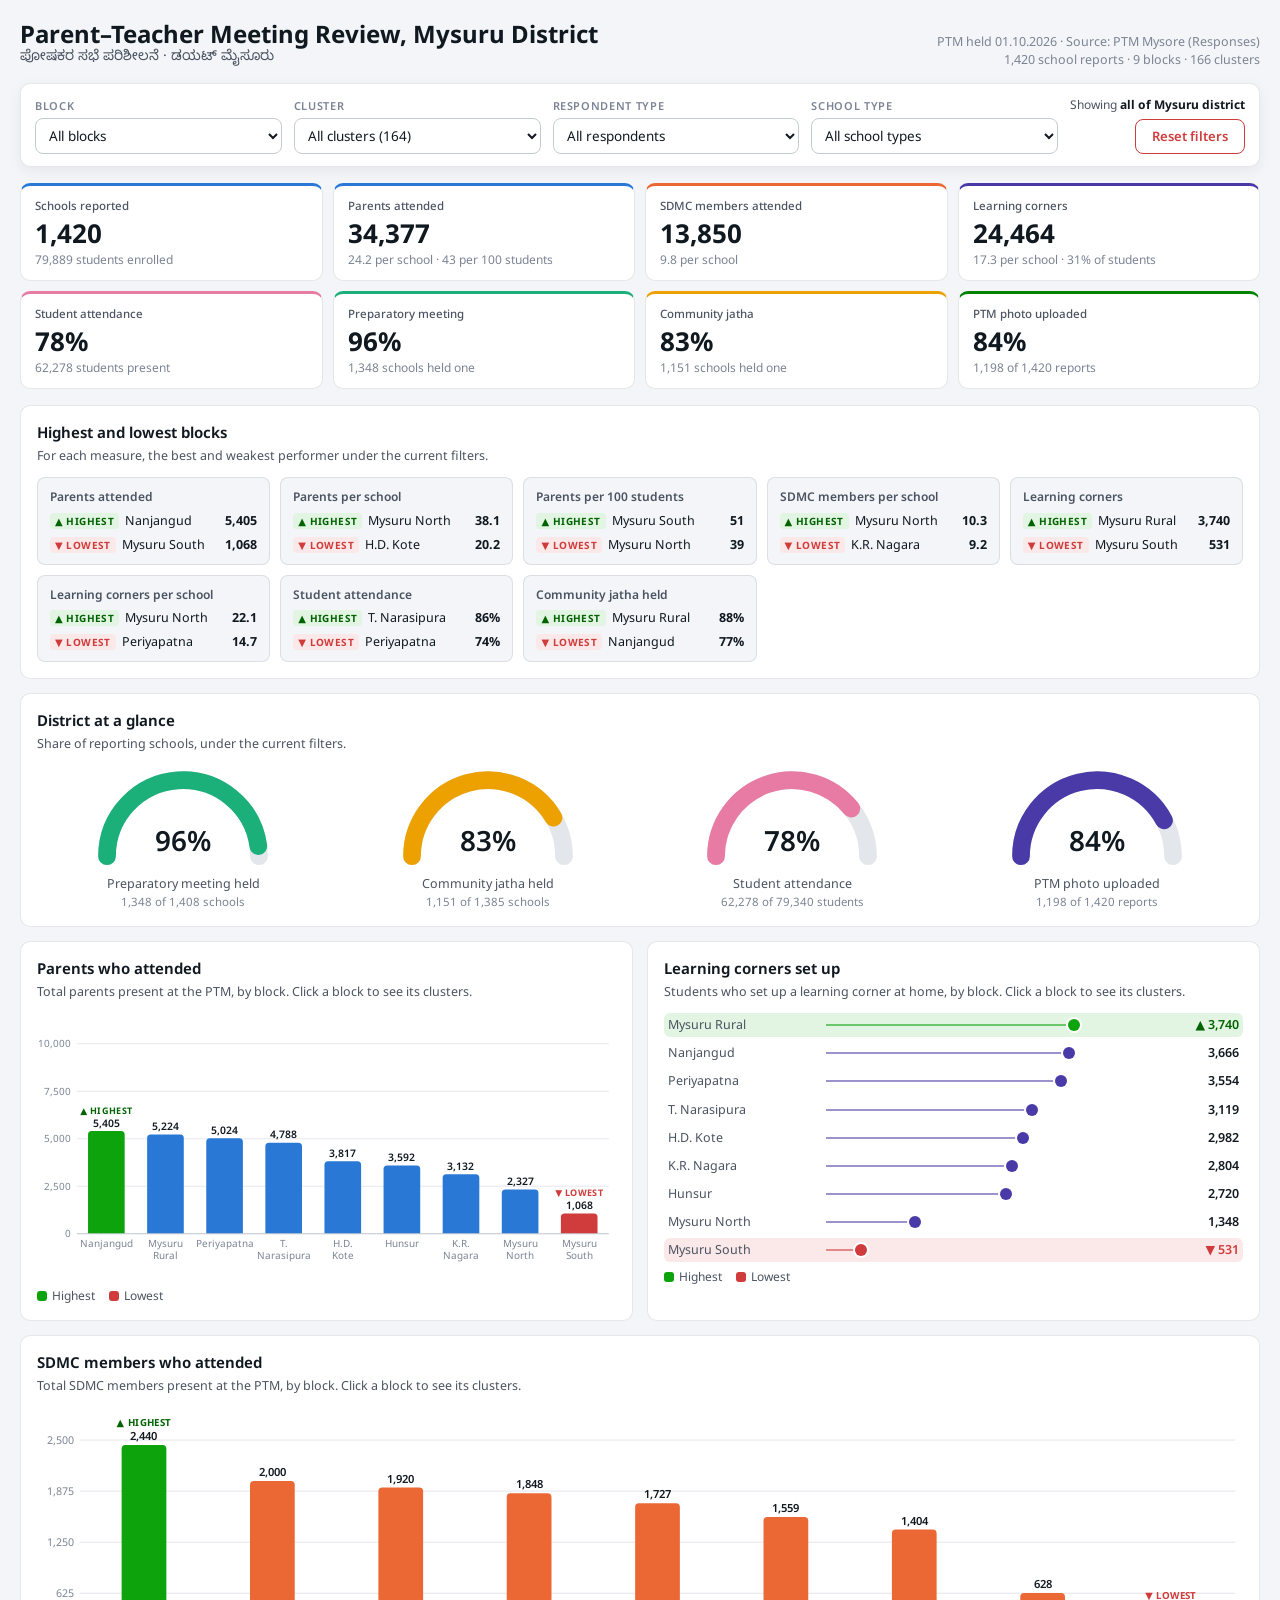
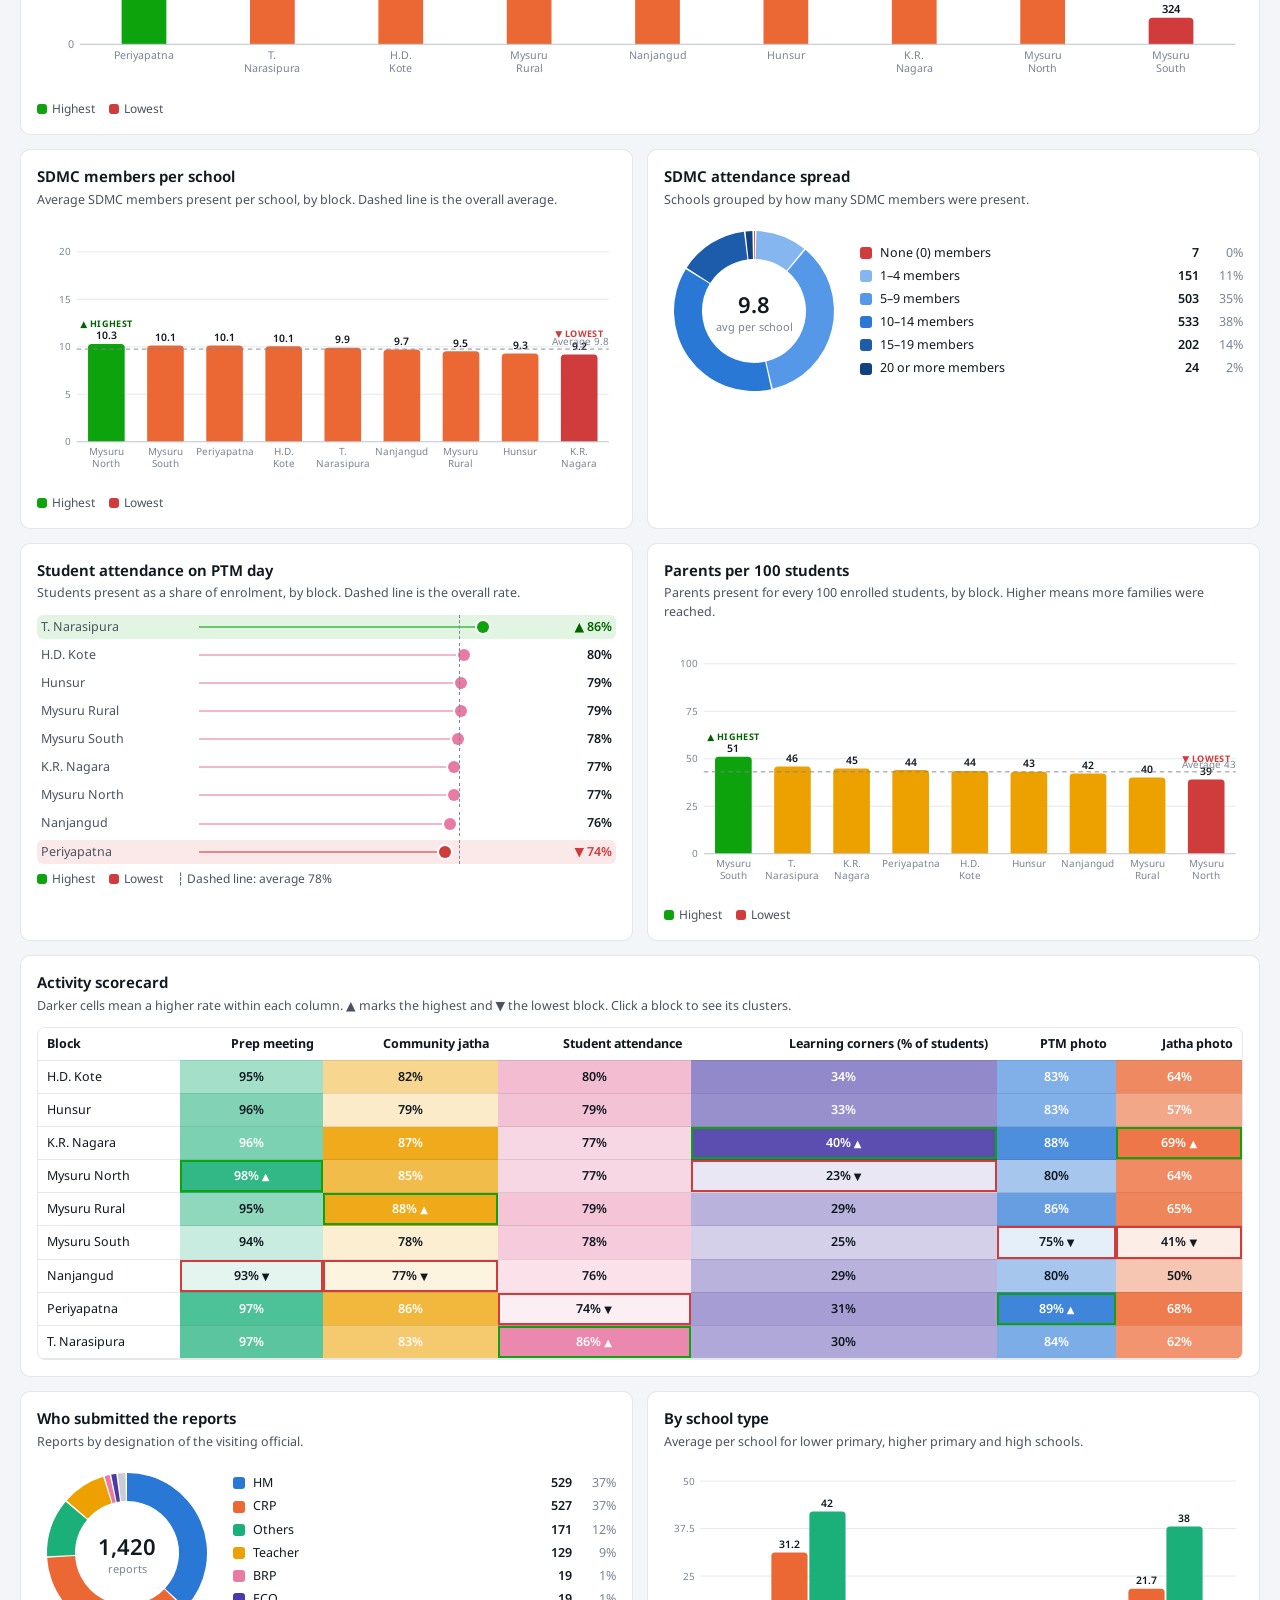
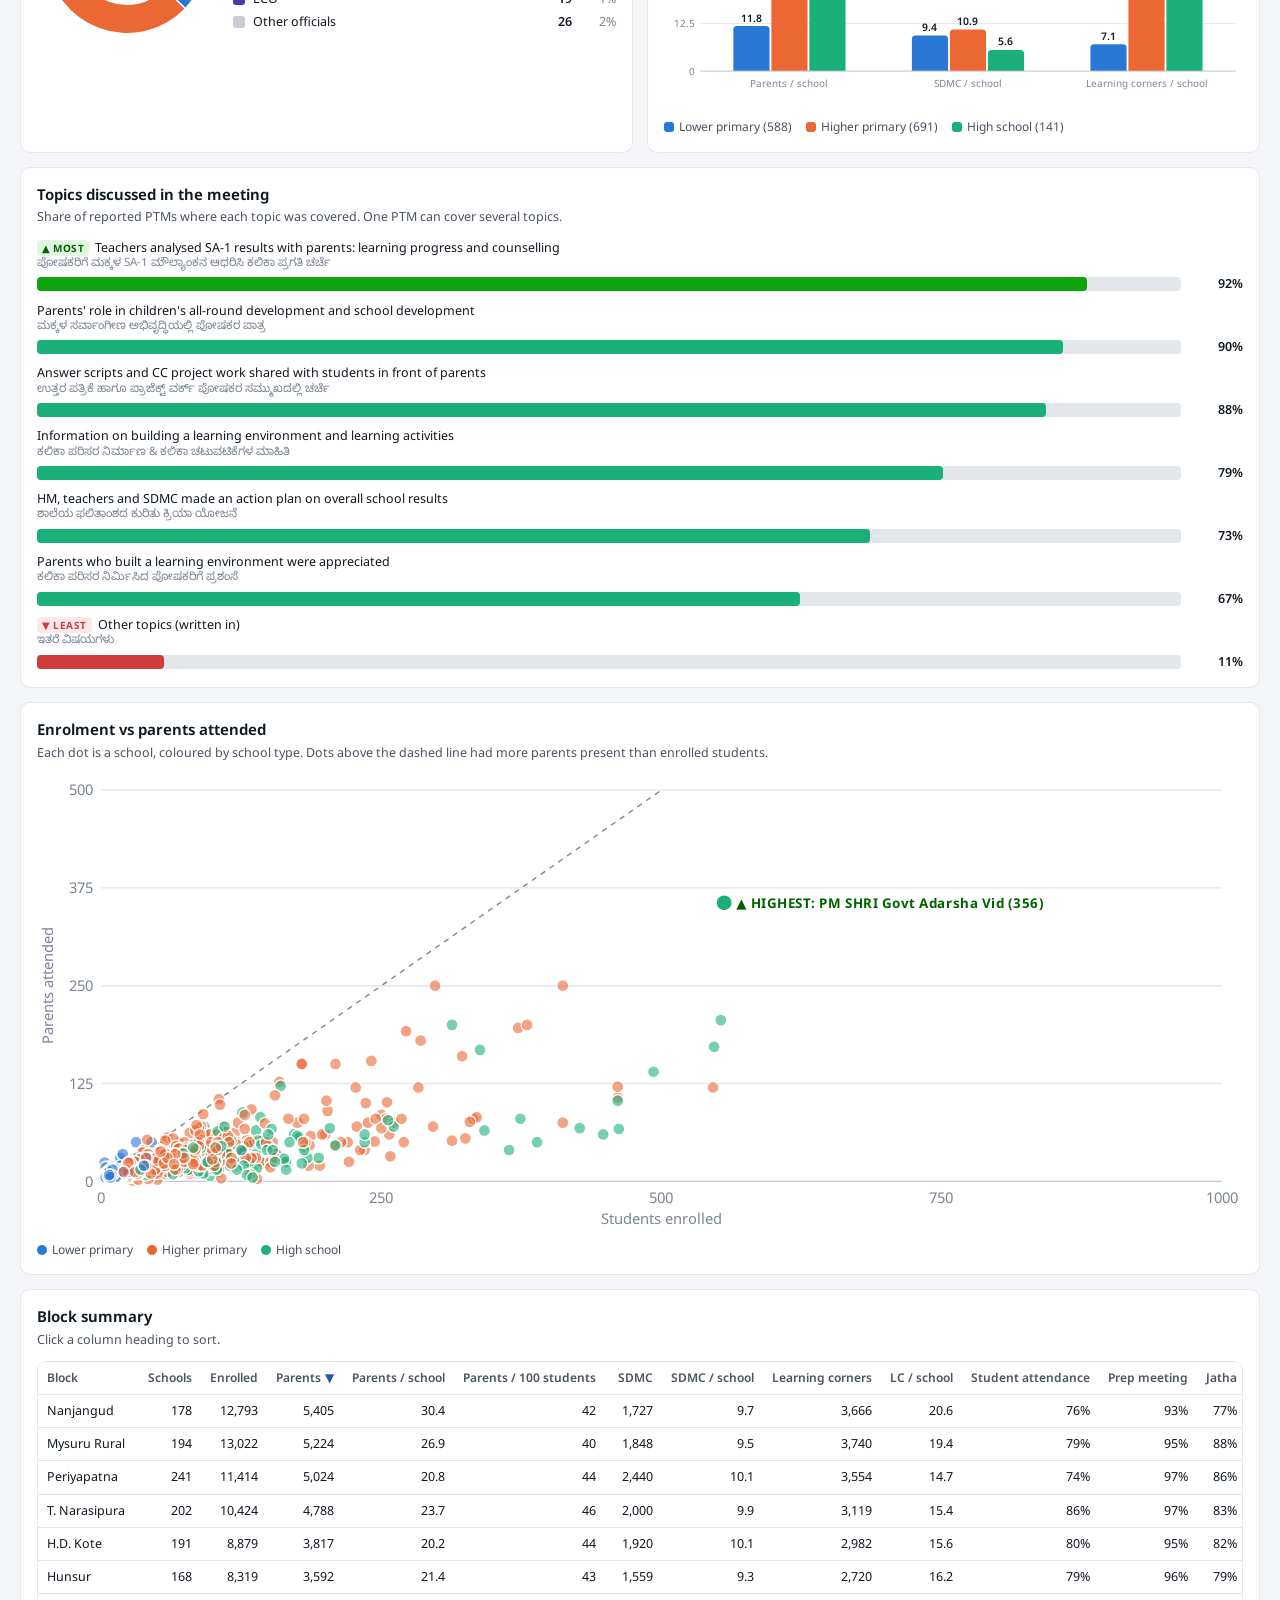
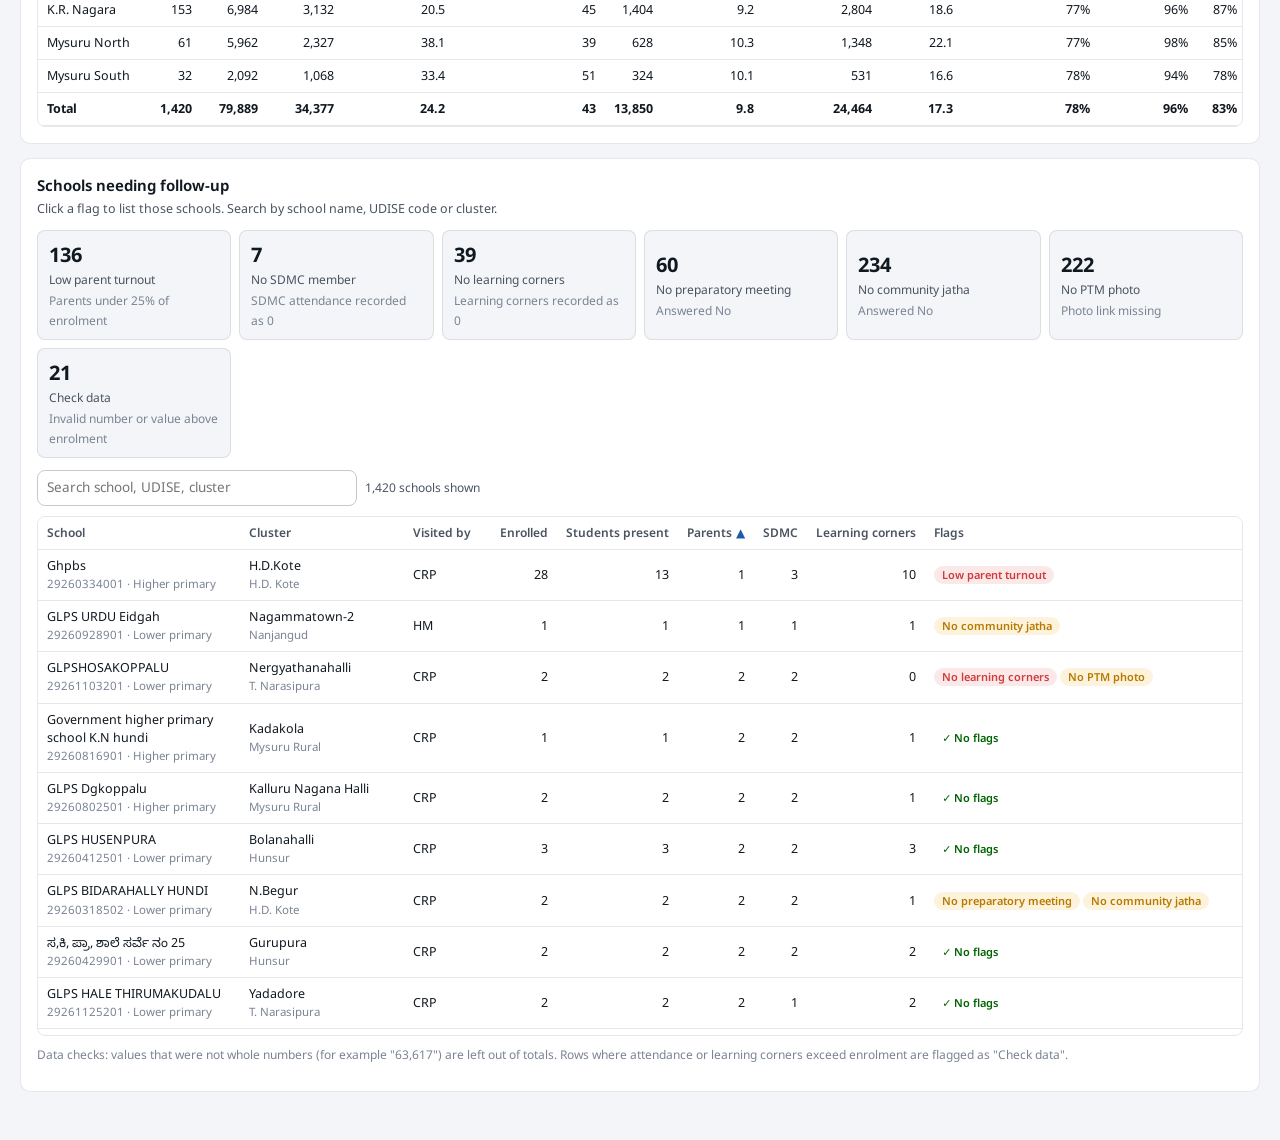
<file: ptm/index.html>
<!doctype html>
<html lang="en">
<head>
<meta charset="UTF-8">
<meta name="viewport" content="width=device-width, initial-scale=1.0">
<title>Mysuru PTM Review</title>
<link rel="preconnect" href="https://fonts.googleapis.com">
<link rel="stylesheet" href="https://fonts.googleapis.com/css2?family=Noto+Sans:wght@400;500;600;700&family=Noto+Sans+Kannada:wght@400;600&display=swap">
<style>
body{margin:0}

/* Layout: drop-down filter bar -> KPI strip -> highest/lowest summary -> mixed chart grid -> tables. Each chart owns one hue; green/red mark highest/lowest. */
:root{
  --bg:#f3f5f8; --surface:#ffffff; --ink:#101820; --ink2:#4a5361; --muted:#7b8494;
  --grid:#e3e6ea; --base:#c5cad2; --line:rgba(16,24,32,.10);
  --accent:#1c5cab; --accent-soft:#e3eefb; --accent-ink:#ffffff;
  --c1:#2a78d6; --c2:#eb6834; --c3:#1baf7a; --c4:#eda100; --c5:#e87ba4; --c6:#008300; --c7:#4a3aa7; --c8:#e34948;
  --q1:#86b6ef; --q2:#5598e7; --q3:#2a78d6; --q4:#1c5cab; --q5:#104281;
  --na:#c9cdd3;
  --good:#0ca30c; --good-ink:#006300; --good-soft:#e2f4e2; --warn:#b67a00; --crit:#d03b3b; --crit-soft:#fbe9e9; --warn-soft:#fdf3dc;
  --f-ui:"Noto Sans","Noto Sans Kannada",system-ui,-apple-system,"Segoe UI",sans-serif;
  --f-kn:"Noto Sans Kannada","Noto Sans",system-ui,sans-serif;
}
@media (prefers-color-scheme:dark){:root:not([data-theme="light"]){
  --bg:#0e1013; --surface:#171a1f; --ink:#f1f3f6; --ink2:#b8bfca; --muted:#8a919c;
  --grid:#272c33; --base:#3a4049; --line:rgba(255,255,255,.10);
  --accent:#5598e7; --accent-soft:#1b2a3d; --accent-ink:#0e1013;
  --c1:#3987e5; --c2:#d95926; --c3:#199e70; --c4:#c98500; --c5:#d55181; --c6:#008300; --c7:#9085e9; --c8:#e66767;
  --q1:#184f95; --q2:#1c5cab; --q3:#2a78d6; --q4:#5598e7; --q5:#86b6ef;
  --na:#4a5059;
  --good:#0ca30c; --good-ink:#3fc43f; --good-soft:#15301a; --warn:#fab219; --crit:#e66767; --crit-soft:#3a1d1d; --warn-soft:#3a2f12; color-scheme:dark}}
:root[data-theme="dark"]{
  --bg:#0e1013; --surface:#171a1f; --ink:#f1f3f6; --ink2:#b8bfca; --muted:#8a919c;
  --grid:#272c33; --base:#3a4049; --line:rgba(255,255,255,.10);
  --accent:#5598e7; --accent-soft:#1b2a3d; --accent-ink:#0e1013;
  --c1:#3987e5; --c2:#d95926; --c3:#199e70; --c4:#c98500; --c5:#d55181; --c6:#008300; --c7:#9085e9; --c8:#e66767;
  --q1:#184f95; --q2:#1c5cab; --q3:#2a78d6; --q4:#5598e7; --q5:#86b6ef;
  --na:#4a5059;
  --good:#0ca30c; --good-ink:#3fc43f; --good-soft:#15301a; --warn:#fab219; --crit:#e66767; --crit-soft:#3a1d1d; --warn-soft:#3a2f12; color-scheme:dark}
*{box-sizing:border-box}
body{background:var(--bg);color:var(--ink);font-family:var(--f-ui);font-size:14px;line-height:1.45}
.wrap{max-width:1320px;margin:0 auto;padding-inline:20px;padding-block:20px 48px}
header.top{display:flex;flex-wrap:wrap;align-items:flex-end;justify-content:space-between;gap:12px;margin-bottom:14px}
header.top h1{font-size:24px;line-height:1.2;margin:0;font-weight:700;text-wrap:balance}
header.top .kn{font-family:var(--f-kn);color:var(--ink2);font-size:14px}
header.top .meta{color:var(--muted);font-size:12.5px;text-align:right}
.filters{position:sticky;top:env(safe-area-inset-top,0px);z-index:5;background:var(--surface);border:1px solid var(--line);border-radius:10px;padding:12px 14px;display:flex;flex-wrap:wrap;gap:12px;align-items:flex-end;box-shadow:0 4px 14px rgba(0,0,0,.06)}
.fld{display:grid;gap:4px;min-width:0;flex:1 1 170px}
.fld label{font-size:11px;font-weight:600;letter-spacing:.06em;text-transform:uppercase;color:var(--muted)}
select,input[type=search]{font:inherit;font-size:13.5px;color:var(--ink);background:var(--surface);border:1px solid var(--base);border-radius:8px;padding:7px 9px;width:100%;max-width:100%}
select.on{border-color:var(--accent);box-shadow:inset 0 0 0 1px var(--accent);font-weight:600}
.fact{display:flex;flex-direction:column;gap:6px;align-items:flex-end;flex:0 0 auto}
.btn{font:inherit;font-size:13px;font-weight:600;border-radius:8px;padding:7px 16px;cursor:pointer;border:1px solid var(--crit);background:transparent;color:var(--crit)}
.btn:hover{background:var(--crit-soft)}
.status{font-size:12px;color:var(--ink2)}
.status b{color:var(--ink)}
.btn:focus-visible,th button:focus-visible,select:focus-visible,input:focus-visible,[tabindex]:focus-visible{outline:2px solid var(--accent);outline-offset:2px}
.kpis{display:grid;grid-template-columns:repeat(4,minmax(0,1fr));gap:10px;margin:16px 0}
.kpi{background:var(--surface);border:1px solid var(--line);border-radius:10px;padding:12px 14px;min-width:0;border-top:3px solid var(--kc,var(--c1))}
.kpi .lab{font-size:11.5px;color:var(--ink2);font-weight:500}
.kpi .val{font-size:26px;font-weight:700;line-height:1.15;margin-top:4px}
.kpi .sub{font-size:12px;color:var(--muted);margin-top:2px}
.grid{display:grid;grid-template-columns:repeat(2,minmax(0,1fr));gap:14px}
.card{background:var(--surface);border:1px solid var(--line);border-radius:10px;padding:16px;min-width:0}
.card.wide{grid-column:1/-1}
.card h2{font-size:15px;margin:0;font-weight:650;text-wrap:balance}
.card .desc{font-size:12.5px;color:var(--ink2);margin:3px 0 12px}
.kn{font-family:var(--f-kn)}
@media (max-width:860px){.kpis{grid-template-columns:repeat(2,minmax(0,1fr))}.grid{grid-template-columns:minmax(0,1fr)}.filters{position:static}}
svg text{fill:var(--muted);font-size:11px;font-family:var(--f-ui)}
svg text.val{fill:var(--ink);font-weight:600;font-size:11.5px}
svg text.hi{fill:var(--good-ink);font-weight:700;font-size:10px;letter-spacing:.04em}
svg text.lo{fill:var(--crit);font-weight:700;font-size:10px;letter-spacing:.04em}
svg .click{cursor:pointer}
svg .click:hover rect.bar{opacity:.8}
.hl-legend{display:flex;flex-wrap:wrap;gap:14px;font-size:12px;color:var(--ink2);margin-top:6px}
.hl-legend i{display:inline-block;width:10px;height:10px;border-radius:3px;margin-right:5px;vertical-align:-1px}
/* lollipop */
.lp{display:grid;gap:4px}
.lp .r{display:grid;grid-template-columns:minmax(90px,150px) 1fr 74px;align-items:center;gap:8px;padding:3px 4px;border-radius:6px}
.lp .r.click{cursor:pointer}.lp .r.click:hover{background:var(--accent-soft)}
.lp .l{font-size:12.5px;color:var(--ink2);overflow:hidden;text-overflow:ellipsis;white-space:nowrap}
.lp .t{position:relative;height:18px}
.lp .t .stem{position:absolute;left:0;top:8px;height:2px;background:var(--lc);opacity:.55}
.lp .t .dot{position:absolute;top:3px;width:12px;height:12px;border-radius:50%;background:var(--lc);transform:translateX(-6px);box-shadow:0 0 0 2px var(--surface)}
.lp .t .avg{position:absolute;top:-3px;bottom:-3px;border-left:1.5px dashed var(--muted)}
.lp .v{font-size:12.5px;font-variant-numeric:tabular-nums;font-weight:600;text-align:right;white-space:nowrap}
.lp .r.hi .v{color:var(--good-ink)}.lp .r.lo .v{color:var(--crit)}
.lp .r.hi{background:var(--good-soft)}.lp .r.lo{background:var(--crit-soft)}
/* horizontal bars (topics) */
.hb{display:grid;gap:8px}
.hb .r{display:grid;grid-template-columns:1fr 52px;gap:2px 10px;align-items:center}
.hb .l{grid-column:1/-1;font-size:12.5px}
.hb .l small{display:block;color:var(--muted);font-family:var(--f-kn);font-size:11.5px}
.hb .t{height:14px;background:var(--grid);border-radius:4px;overflow:hidden}
.hb .b{height:100%;border-radius:0 4px 4px 0}
.hb .v{font-size:12.5px;font-weight:600;text-align:right;font-variant-numeric:tabular-nums}
/* donut */
.donut{display:flex;flex-wrap:wrap;gap:16px;align-items:center}
.donut svg{flex:0 0 180px;max-width:180px}
.donut ul{list-style:none;margin:0;padding:0;display:grid;gap:5px;flex:1 1 180px;min-width:0}
.donut li{display:grid;grid-template-columns:12px 1fr auto auto;gap:8px;align-items:center;font-size:12.5px}
.donut li i{width:12px;height:12px;border-radius:3px}
.donut li .n{font-variant-numeric:tabular-nums;font-weight:600}
.donut li .p{color:var(--muted);font-variant-numeric:tabular-nums;min-width:36px;text-align:right}
/* gauges */
.gauges{display:grid;grid-template-columns:repeat(4,minmax(0,1fr));gap:12px}
.gauge{text-align:center;min-width:0}
.gauge .gl{font-size:12.5px;color:var(--ink2);margin-top:-4px}
.gauge .gs{font-size:11.5px;color:var(--muted)}
@media (max-width:640px){.gauges{grid-template-columns:repeat(2,minmax(0,1fr))}}
/* heatmap */
.heat td.c{text-align:center;font-variant-numeric:tabular-nums;font-weight:600;min-width:84px}
.heat td.c.hi{box-shadow:inset 0 0 0 2px var(--good)}
.heat td.c.lo{box-shadow:inset 0 0 0 2px var(--crit)}
.heat td.c small{font-size:10px;margin-left:3px}
/* extremes */
.ext{display:grid;grid-template-columns:repeat(auto-fit,minmax(230px,1fr));gap:10px}
.ext .m{border:1px solid var(--line);border-radius:8px;padding:10px 12px;display:grid;gap:6px;background:var(--bg)}
.ext .mt{font-size:12px;font-weight:600;color:var(--ink2)}
.ext .row{display:flex;justify-content:space-between;gap:8px;font-size:12.5px;align-items:baseline}
.ext .row span:first-child{overflow:hidden;text-overflow:ellipsis;white-space:nowrap}
.ext .row b{font-variant-numeric:tabular-nums}
.tag{font-size:10px;font-weight:700;letter-spacing:.04em;border-radius:4px;padding:1px 5px;margin-right:6px}
.tag.hi{background:var(--good-soft);color:var(--good-ink)}.tag.lo{background:var(--crit-soft);color:var(--crit)}
/* tables */
.tablebox{overflow:auto;max-height:520px;border:1px solid var(--line);border-radius:8px}
table{border-collapse:collapse;width:100%;font-size:12.5px}
th,td{padding:7px 9px;text-align:left;border-bottom:1px solid var(--line);white-space:nowrap}
td.num,th.num{text-align:right;font-variant-numeric:tabular-nums}
thead th{position:sticky;top:0;background:var(--surface);z-index:1;box-shadow:0 1px 0 var(--base)}
th button{all:unset;cursor:pointer;font-weight:600;color:var(--ink2);font-size:12px}
th button[data-dir]::after{content:attr(data-dir);margin-left:4px;color:var(--accent)}
tbody tr:hover{background:var(--accent-soft)}
td.school{white-space:normal;min-width:180px}
.pill{display:inline-block;font-size:11px;font-weight:600;border-radius:999px;padding:1px 8px;margin:1px 3px 1px 0}
.pill.c{background:var(--crit-soft);color:var(--crit)}
.pill.w{background:var(--warn-soft);color:var(--warn)}
.pill.ok{color:var(--good-ink)}
.toolbar{display:flex;flex-wrap:wrap;gap:8px;align-items:center;margin-bottom:10px}
.toolbar input{max-width:320px}
.flagsum{display:grid;grid-template-columns:repeat(auto-fit,minmax(170px,1fr));gap:8px;margin-bottom:12px}
.flagsum button{font:inherit;text-align:left;border:1px solid var(--line);background:var(--bg);color:var(--ink);border-radius:8px;padding:9px 11px;cursor:pointer}
.flagsum button[aria-pressed="true"]{border-color:var(--crit);box-shadow:inset 0 0 0 1px var(--crit)}
.flagsum .fv{font-size:20px;font-weight:700;display:block}
.flagsum .fl{font-size:12px;color:var(--ink2)}
.note{font-size:12px;color:var(--muted);margin-top:10px}
#tip{position:fixed;z-index:50;pointer-events:none;background:var(--ink);color:var(--bg);font-size:12px;line-height:1.4;padding:7px 9px;border-radius:7px;max-width:280px;box-shadow:0 4px 14px rgba(0,0,0,.18)}
.empty{color:var(--muted);font-size:13px;padding:14px 0}
@media (prefers-reduced-motion:no-preference){.hb .b{transition:width .25s ease}}

/* When shown inside the STEM Mysore "PTM Review" tab: blend into the host page */
html.embedded{overflow:hidden}
html.embedded body{background:transparent}
html.embedded .wrap{padding-inline:0;padding-block:0 8px;max-width:none}
html.embedded .filters{position:static}
</style>

</head>
<body>
<div class="wrap">
  <header class="top">
    <div>
      <h1>Parent–Teacher Meeting Review, Mysuru District</h1>
      <div class="kn">ಪೋಷಕರ ಸಭೆ ಪರಿಶೀಲನೆ · ಡಯಟ್ ಮೈಸೂರು</div>
    </div>
    <div class="meta">PTM held 01.10.2026 · Source: PTM Mysore (Responses)<br><span id="totalNote"></span></div>
  </header>

  <section class="filters" aria-label="Filters">
    <div class="fld"><label for="fBlock">Block</label><select id="fBlock"></select></div>
    <div class="fld"><label for="fCluster">Cluster</label><select id="fCluster"></select></div>
    <div class="fld"><label for="fResp">Respondent type</label><select id="fResp"></select></div>
    <div class="fld"><label for="fType">School type</label><select id="fType"></select></div>
    <div class="fact"><span class="status" id="status"></span><button class="btn" id="reset" type="button">Reset filters</button></div>
  </section>

  <section class="kpis" id="kpis" aria-label="Key figures"></section>

  <section class="grid">
    <div class="card wide"><h2 id="hExt">Highest and lowest blocks</h2><p class="desc">For each measure, the best and weakest performer under the current filters.</p><div class="ext" id="cExt"></div></div>
    <div class="card wide"><h2>District at a glance</h2><p class="desc">Share of reporting schools, under the current filters.</p><div class="gauges" id="cGauges"></div></div>
    <div class="card"><h2>Parents who attended</h2><p class="desc" id="dParents"></p><div id="cParents"></div></div>
    <div class="card"><h2>Learning corners set up</h2><p class="desc" id="dLC"></p><div id="cLC"></div></div>
    <div class="card wide"><h2>SDMC members who attended</h2><p class="desc" id="dSDMCtot"></p><div id="cSDMCtot"></div></div>
    <div class="card"><h2>SDMC members per school</h2><p class="desc" id="dSDMC"></p><div id="cSDMC"></div></div>
    <div class="card"><h2>SDMC attendance spread</h2><p class="desc">Schools grouped by how many SDMC members were present.</p><div id="cSDMCdist"></div></div>
    <div class="card"><h2>Student attendance on PTM day</h2><p class="desc" id="dAtt"></p><div id="cAtt"></div></div>
    <div class="card"><h2>Parents per 100 students</h2><p class="desc" id="dRatio"></p><div id="cRatio"></div></div>
    <div class="card wide"><h2>Activity scorecard</h2><p class="desc" id="dHeat"></p><div class="tablebox" id="cHeat"></div></div>
    <div class="card"><h2>Who submitted the reports</h2><p class="desc">Reports by designation of the visiting official.</p><div id="cResp"></div></div>
    <div class="card"><h2>By school type</h2><p class="desc">Average per school for lower primary, higher primary and high schools.</p><div id="cType"></div></div>
    <div class="card wide"><h2>Topics discussed in the meeting</h2><p class="desc">Share of reported PTMs where each topic was covered. One PTM can cover several topics.</p><div id="cTopics"></div></div>
    <div class="card wide"><h2>Enrolment vs parents attended</h2><p class="desc">Each dot is a school, coloured by school type. Dots above the dashed line had more parents present than enrolled students.</p><div id="cScatter"></div></div>
    <div class="card wide"><h2 id="hGroup">Block summary</h2><p class="desc">Click a column heading to sort.</p><div class="tablebox" id="tGroup"></div></div>
    <div class="card wide"><h2>Schools needing follow-up</h2><p class="desc">Click a flag to list those schools. Search by school name, UDISE code or cluster.</p>
      <div class="flagsum" id="flagsum"></div>
      <div class="toolbar"><input type="search" id="q" placeholder="Search school, UDISE, cluster" aria-label="Search schools"><span class="status" id="schoolCount"></span></div>
      <div class="tablebox" id="tSchools"></div>
      <p class="note">Data checks: values that were not whole numbers (for example "63,617") are left out of totals. Rows where attendance or learning corners exceed enrolment are flagged as "Check data".</p>
    </div>
  </section>
</div>
<div id="tip" hidden></div>

<script src="data.js?v=1"></script>
<script>
const D = window.PTM_DATA;
if (window.self !== window.top) document.documentElement.classList.add("embedded");
const TOPICS=[
 ["Teachers analysed SA‑1 results with parents: learning progress and counselling","ಪೋಷಕರಿಗೆ ಮಕ್ಕಳ SA-1 ಮೌಲ್ಯಾಂಕನ ಆಧರಿಸಿ ಕಲಿಕಾ ಪ್ರಗತಿ ಚರ್ಚೆ"],
 ["Parents' role in children's all-round development and school development","ಮಕ್ಕಳ ಸರ್ವಾಂಗೀಣ ಅಭಿವೃದ್ಧಿಯಲ್ಲಿ ಪೋಷಕರ ಪಾತ್ರ"],
 ["Answer scripts and CC project work shared with students in front of parents","ಉತ್ತರ ಪತ್ರಿಕೆ ಹಾಗೂ ಪ್ರಾಜೆಕ್ಟ್ ವರ್ಕ್ ಪೋಷಕರ ಸಮ್ಮುಖದಲ್ಲಿ ಚರ್ಚೆ"],
 ["Information on building a learning environment and learning activities","ಕಲಿಕಾ ಪರಿಸರ ನಿರ್ಮಾಣ & ಕಲಿಕಾ ಚಟುವಟಿಕೆಗಳ ಮಾಹಿತಿ"],
 ["HM, teachers and SDMC made an action plan on overall school results","ಶಾಲೆಯ ಫಲಿತಾಂಶದ ಕುರಿತು ಕ್ರಿಯಾ ಯೋಜನೆ"],
 ["Parents who built a learning environment were appreciated","ಕಲಿಕಾ ಪರಿಸರ ನಿರ್ಮಿಸಿದ ಪೋಷಕರಿಗೆ ಪ್ರಶಂಸೆ"],
 ["Other topics (written in)","ಇತರೆ ವಿಷಯಗಳು"]
];
const TYPE_LABEL={LPS:"Lower primary",HPS:"Higher primary",HS:"High school"};
const TYPE_COLOR={LPS:"var(--c1)",HPS:"var(--c2)",HS:"var(--c3)"};
const fmt=n=>n==null||isNaN(n)?"–":Math.round(n).toLocaleString("en-IN");
const f1=n=>n==null||isNaN(n)?"–":(Math.round(n*10)/10).toLocaleString("en-IN");
const pct=n=>n==null||isNaN(n)?"–":Math.round(n*100)+"%";
const title=s=>s.toLowerCase().replace(/\b\w/g,c=>c.toUpperCase());
const esc=s=>String(s).replace(/[&<>"]/g,c=>({"&":"&amp;","<":"&lt;",">":"&gt;",'"':"&quot;"}[c]));

const ROWS=D.rows.map((r,i)=>{const [blk,cl]=D.clusters[r[0]].split("|");
  let resp=r[1]; if(/DIET/i.test(resp)) resp="DIET faculty";
  const o={i,block:blk,cluster:title(cl),resp,type:r[2],school:r[3],udise:r[4],enr:r[5],pre:r[6],jatha:r[7],att:r[8],par:r[9],sdmc:r[10],lc:r[11],tb:r[12],jp:r[13],pp:r[14]};
  o.bad=[o.enr,o.att,o.par,o.sdmc,o.lc].some(v=>v==null);
  o.attHigh=o.att!=null&&o.enr!=null&&o.att>o.enr;
  o.lcHigh=o.lc!=null&&o.enr!=null&&o.lc>o.enr;
  return o;});
const BLOCK_NAMES={"PERIYA PATNA":"Periyapatna","T. NARASIPURA":"T. Narasipura","MYSORE RURAL":"Mysuru Rural","HD KOTE":"H.D. Kote","NANJANAGUD":"Nanjangud","HUNSUR":"Hunsur","KR NAGARA":"K.R. Nagara","MYSORE NORTH":"Mysuru North","MYSORE SOUTH":"Mysuru South"};
const bname=b=>BLOCK_NAMES[b]||title(b);
const countBy=(arr,k)=>{const m=new Map();arr.forEach(o=>m.set(o[k],(m.get(o[k])||0)+1));return [...m].sort((a,b)=>b[1]-a[1]);};

const S={block:null,resp:null,type:null,cluster:null,flag:null,q:"",sortG:{k:"par",d:-1},sortS:{k:"par",d:1}};
try{const s=JSON.parse(localStorage.getItem("ptm-filters")||"null");if(s){S.block=s.block;S.resp=s.resp;S.type=s.type;S.cluster=s.cluster;}}catch(e){}
const save=()=>{try{localStorage.setItem("ptm-filters",JSON.stringify({block:S.block,resp:S.resp,type:S.type,cluster:S.cluster}))}catch(e){}};

function filtered(skip){
  return ROWS.filter(o=>(skip==="block"||!S.block||o.block===S.block)&&(skip==="resp"||!S.resp||o.resp===S.resp)&&(skip==="type"||!S.type||o.type===S.type)&&(skip==="cluster"||!S.cluster||o.cluster===S.cluster));
}
function agg(rows){
  const a={n:rows.length,enr:0,att:0,enrA:0,par:0,sdmc:0,lc:0,enrL:0,enrP:0,parP:0,pre:0,preA:0,jat:0,jatA:0,jp:0,pp:0,sdmcN:0,lcN:0,parN:0};
  rows.forEach(o=>{if(o.enr!=null)a.enr+=o.enr;
    if(o.att!=null&&o.enr!=null&&!o.attHigh){a.att+=o.att;a.enrA+=o.enr;}
    if(o.par!=null){a.par+=o.par;a.parN++; if(o.enr){a.parP+=o.par;a.enrP+=o.enr;}}
    if(o.sdmc!=null){a.sdmc+=o.sdmc;a.sdmcN++;}
    if(o.lc!=null&&!o.lcHigh){a.lc+=o.lc;a.lcN++; if(o.enr)a.enrL+=o.enr;}
    if(o.pre===1)a.pre++; if(o.pre!==-1)a.preA++;
    if(o.jatha===1)a.jat++; if(o.jatha!==-1)a.jatA++;
    a.jp+=o.jp;a.pp+=o.pp;});
  a.attR=a.enrA?a.att/a.enrA:null; a.lcR=a.enrL?a.lc/a.enrL:null; a.parR=a.enrP?a.parP/a.enrP*100:null;
  a.parAvg=a.parN?a.par/a.parN:null; a.sdmcAvg=a.sdmcN?a.sdmc/a.sdmcN:null; a.lcAvg=a.lcN?a.lc/a.lcN:null;
  a.preR=a.preA?a.pre/a.preA:null; a.jatR=a.jatA?a.jat/a.jatA:null; a.ppR=a.n?a.pp/a.n:null; a.jpR=a.n?a.jp/a.n:null;
  return a;
}
function groups(rows){
  const key=S.block?"cluster":"block";
  const m=new Map();rows.forEach(o=>{const k=o[key];if(!m.has(k))m.set(k,[]);m.get(k).push(o);});
  return {key,list:[...m].map(([k,rs])=>({k,label:key==="block"?bname(k):k,a:agg(rs)}))};
}
// index of highest / lowest value (needs >= 2 distinct values)
function extremes(vals){
  let hi=-1,lo=-1;vals.forEach((v,i)=>{if(v==null||isNaN(v))return;if(hi<0||v>vals[hi])hi=i;if(lo<0||v<vals[lo])lo=i;});
  return hi<0||vals[hi]===vals[lo]?{hi:-1,lo:-1}:{hi,lo};
}
const emptyMsg='<div class="empty">No reports match these filters.</div>';
const hlLegend='<div class="hl-legend"><span><i style="background:var(--good)"></i>Highest</span><span><i style="background:var(--crit)"></i>Lowest</span></div>';

// tooltip
const tip=document.getElementById("tip");
document.addEventListener("mousemove",e=>{const t=e.target.closest("[data-tip]");
  if(!t){tip.hidden=true;return;} tip.innerHTML=t.dataset.tip;tip.hidden=false;
  const w=tip.offsetWidth,h=tip.offsetHeight;let x=e.clientX+14,y=e.clientY+14;
  if(x+w>innerWidth-8)x=e.clientX-w-14; if(y+h>innerHeight-8)y=e.clientY-h-14; tip.style.left=x+"px";tip.style.top=y+"px";});
function bindClicks(el,sel,items,click){if(!click)return;el.querySelectorAll(sel).forEach(r=>{const go=()=>click(items[+r.dataset.i]);r.addEventListener("click",go);r.addEventListener("keydown",e=>{if(e.key==="Enter"||e.key===" "){e.preventDefault();go();}});});}
function niceMax(v){if(!v||v<=0)return 1;const p=Math.pow(10,Math.floor(Math.log10(v)));const m=v/p;return (m<=1?1:m<=2?2:m<=2.5?2.5:m<=5?5:10)*p;}

// vertical column chart; falls back to lollipop when there are many groups
function columns(el,items,{color,fmtV=fmt,click,avg,wide}={}){
  if(!items.length){el.innerHTML=emptyMsg;return;}
  if(items.length>12)return lollipop(el,items,{color,fmtV,click,avg});
  const W=wide?1240:640,H=290,L=44,R=8,T=34,B=46,n=items.length;
  const mx=niceMax(Math.max(...items.map(d=>d.v||0)));const bw=(W-L-R)/n,w=Math.min(46,bw*.62);
  const Y=v=>H-B-(v/mx)*(H-T-B);const {hi,lo}=extremes(items.map(d=>d.v));
  let s=`<svg viewBox="0 0 ${W} ${H}" width="100%" role="img">`;
  [0,.25,.5,.75,1].forEach(f=>{const t=mx*f;s+=`<line x1="${L}" x2="${W-R}" y1="${Y(t)}" y2="${Y(t)}" stroke="var(--grid)"/><text x="${L-6}" y="${Y(t)+4}" text-anchor="end">${fmtV(t)}</text>`;});
  items.forEach((d,i)=>{const x=L+bw*i+bw/2,y=Y(d.v||0),h=H-B-y;const c=i===hi?"var(--good)":i===lo?"var(--crit)":color;
    const words=d.label.split(" ");const l1=words.length>1?words.slice(0,-1).join(" "):words[0],l2=words.length>1?words[words.length-1]:"";
    s+=`<g class="${click?"click":""}" data-i="${i}" ${click?'tabindex="0" role="button"':""} data-tip="${esc(d.tip||"")}"><rect x="${x-bw/2}" y="${T-30}" width="${bw}" height="${H-T+30}" fill="transparent"/>
      <path class="bar" d="M${x-w/2},${H-B} V${y+4} q0,-4 4,-4 h${w-8} q4,0 4,4 V${H-B} Z" fill="${c}"/>
      <text class="val" x="${x}" y="${y-5}" text-anchor="middle">${fmtV(d.v)}</text>
      ${i===hi?`<text class="hi" x="${x}" y="${y-19}" text-anchor="middle">▲ HIGHEST</text>`:i===lo?`<text class="lo" x="${x}" y="${y-19}" text-anchor="middle">▼ LOWEST</text>`:""}
      <text x="${x}" y="${H-B+15}" text-anchor="middle">${esc(l1)}</text>${l2?`<text x="${x}" y="${H-B+28}" text-anchor="middle">${esc(l2)}</text>`:""}</g>`;});
  if(avg!=null){const y=Y(avg);s+=`<line x1="${L}" x2="${W-R}" y1="${y}" y2="${y}" stroke="var(--muted)" stroke-dasharray="5 4"/><text x="${W-R}" y="${y-4}" text-anchor="end">Average ${fmtV(avg)}</text>`;}
  s+=`<line x1="${L}" x2="${W-R}" y1="${H-B}" y2="${H-B}" stroke="var(--base)"/></svg>`;
  el.innerHTML=s+hlLegend;bindClicks(el,"g[data-i]",items,click);
}
// lollipop (dot plot) with optional average marker
function lollipop(el,items,{color,fmtV=fmt,click,avg,max}={}){
  if(!items.length){el.innerHTML=emptyMsg;return;}
  const mx=max??niceMax(Math.max(...items.map(d=>d.v||0)));const {hi,lo}=extremes(items.map(d=>d.v));
  el.innerHTML=`<div class="lp" style="--lc:${color}">`+items.map((d,i)=>{const p=Math.max(0,Math.min(100,(d.v||0)/mx*100));const cls=i===hi?"hi":i===lo?"lo":"";
    const dc=i===hi?"var(--good)":i===lo?"var(--crit)":color;
    return `<div class="r ${cls}${click?" click":""}" data-i="${i}" ${click?'tabindex="0" role="button"':""} data-tip="${esc(d.tip||"")}"><div class="l" title="${esc(d.label)}">${esc(d.label)}</div>
    <div class="t"><div class="stem" style="width:${p}%;background:${dc}"></div><div class="dot" style="left:${p}%;background:${dc}"></div>${avg!=null?`<div class="avg" style="left:${Math.min(100,avg/mx*100)}%"></div>`:""}</div>
    <div class="v">${cls==="hi"?"▲ ":cls==="lo"?"▼ ":""}${fmtV(d.v)}</div></div>`;}).join("")+"</div>"+
    `<div class="hl-legend"><span><i style="background:var(--good)"></i>Highest</span><span><i style="background:var(--crit)"></i>Lowest</span>${avg!=null?`<span>┆ Dashed line: average ${fmtV(avg)}</span>`:""}</div>`;
  bindClicks(el,".r",items,click);
}
// donut with legend
function donut(el,slices,center,sub){
  const tot=slices.reduce((s,d)=>s+d.v,0);if(!tot){el.innerHTML=emptyMsg;return;}
  const R=80,r=52,cx=90,cy=90;let a0=-Math.PI/2,s=`<svg viewBox="0 0 180 180" role="img">`;
  const arc=(a,b)=>{const big=b-a>Math.PI?1:0,p=(t,rr)=>[cx+rr*Math.cos(t),cy+rr*Math.sin(t)];const [x1,y1]=p(a,R),[x2,y2]=p(b,R),[x3,y3]=p(b,r),[x4,y4]=p(a,r);return `M${x1},${y1} A${R},${R} 0 ${big} 1 ${x2},${y2} L${x3},${y3} A${r},${r} 0 ${big} 0 ${x4},${y4} Z`;};
  slices.forEach(d=>{if(!d.v)return;const a1=a0+d.v/tot*Math.PI*2-(slices.filter(x=>x.v).length>1?0.02:0);
    s+=d.v===tot?`<circle cx="${cx}" cy="${cy}" r="${(R+r)/2}" fill="none" stroke="${d.color}" stroke-width="${R-r}" data-tip="<b>${esc(d.label)}</b><br>${fmt(d.v)} (100%)"/>`:`<path d="${arc(a0,a1)}" fill="${d.color}" data-tip="<b>${esc(d.label)}</b><br>${fmt(d.v)} (${pct(d.v/tot)})"/>`;a0=a0+d.v/tot*Math.PI*2;});
  s+=`<text class="val" x="${cx}" y="${cy+2}" text-anchor="middle" style="font-size:22px">${center}</text><text x="${cx}" y="${cy+20}" text-anchor="middle">${sub}</text></svg>`;
  el.innerHTML=`<div class="donut">${s}<ul>${slices.map(d=>`<li data-tip="<b>${esc(d.label)}</b><br>${fmt(d.v)} (${pct(d.v/tot)})"><i style="background:${d.color}"></i><span>${esc(d.label)}</span><span class="n">${fmt(d.v)}</span><span class="p">${pct(d.v/tot)}</span></li>`).join("")}</ul></div>`;
}
// semicircle gauges
function gauges(el,items){
  el.innerHTML=items.map(g=>{const v=g.v==null?0:Math.max(0,Math.min(1,g.v));const R=60,cx=75,cy=72;
    const p=t=>[cx-R*Math.cos(t*Math.PI),cy-R*Math.sin(t*Math.PI)];const [x1,y1]=p(0),[x2,y2]=p(1),[xv,yv]=p(v);
    return `<div class="gauge" data-tip="<b>${esc(g.label)}</b><br>${esc(g.tip)}"><svg viewBox="0 0 150 86" width="100%" style="max-width:190px" role="img">
      <path d="M${x1},${y1} A${R},${R} 0 0 1 ${x2},${y2}" fill="none" stroke="var(--grid)" stroke-width="14" stroke-linecap="round"/>
      ${v>0?`<path d="M${x1},${y1} A${R},${R} 0 0 1 ${xv},${yv}" fill="none" stroke="${g.color}" stroke-width="14" stroke-linecap="round"/>`:""}
      <text class="val" x="${cx}" y="${cy-4}" text-anchor="middle" style="font-size:22px">${pct(g.v)}</text></svg>
      <div class="gl">${esc(g.label)}</div><div class="gs">${esc(g.tip)}</div></div>`;}).join("");
}
// heatmap scorecard: rows = groups, columns = rate measures
function heatmap(el,G,cols,click){
  if(!G.list.length){el.innerHTML=emptyMsg;return;}
  const list=[...G.list].sort((a,b)=>a.label.localeCompare(b.label));
  const ext=cols.map(c=>{const vals=list.map(g=>g.a[c.k]);const e=extremes(vals);const nums=vals.filter(v=>v!=null);return {...e,mn:Math.min(...nums),mx:Math.max(...nums)};});
  el.innerHTML=`<table class="heat"><thead><tr><th>${G.key==="block"?"Block":"Cluster"}</th>${cols.map(c=>`<th class="num">${c.h}</th>`).join("")}</tr></thead><tbody>${
    list.map((g,i)=>`<tr ${click?`data-i="${i}" tabindex="0" style="cursor:pointer"`:""}><td>${esc(g.label)}</td>${cols.map((c,j)=>{const v=g.a[c.k];const e=ext[j];
      const t=v==null||e.mx===e.mn?.5:(v-e.mn)/(e.mx-e.mn);const mix=Math.round(12+t*78);const cls=i===e.hi?"hi":i===e.lo?"lo":"";
      return `<td class="c ${cls}" style="background:color-mix(in srgb, ${c.color} ${mix}%, var(--surface));color:${mix>55?"#fff":"var(--ink)"}" data-tip="<b>${esc(g.label)}</b><br>${c.h}: ${c.f(v)}${cls?`<br>${cls==="hi"?"Highest":"Lowest"} in this view`:""}">${c.f(v)}${cls==="hi"?"<small>▲</small>":cls==="lo"?"<small>▼</small>":""}</td>`;}).join("")}</tr>`).join("")}</tbody></table>`;
  bindClicks(el,"tr[data-i]",list,click);
}
// grouped columns (school type)
function grouped(el,groupsArr,series){
  const W=640,H=270,L=40,R=8,T=20,B=40;const mx=niceMax(Math.max(...groupsArr.flatMap(g=>series.map(s=>g.vals[s.k]||0))));
  const Y=v=>H-B-(v/mx)*(H-T-B);const gw=(W-L-R)/groupsArr.length,bw=Math.min(40,(gw*.75)/series.length);
  let s=`<svg viewBox="0 0 ${W} ${H}" width="100%" role="img">`;
  [0,.25,.5,.75,1].forEach(f=>{const t=mx*f;s+=`<line x1="${L}" x2="${W-R}" y1="${Y(t)}" y2="${Y(t)}" stroke="var(--grid)"/><text x="${L-6}" y="${Y(t)+4}" text-anchor="end">${f1(t)}</text>`;});
  groupsArr.forEach((g,gi)=>{const x0=L+gw*gi+gw/2-(bw*series.length+2*(series.length-1))/2;
    series.forEach((se,si)=>{const v=g.vals[se.k];if(v==null)return;const x=x0+si*(bw+2),y=Y(v);
      s+=`<g data-tip="<b>${esc(se.label)}</b><br>${esc(g.label)}: ${f1(v)}"><path d="M${x},${H-B} V${y+4} q0,-4 4,-4 h${bw-8} q4,0 4,4 V${H-B} Z" fill="${se.color}"/><text class="val" x="${x+bw/2}" y="${y-5}" text-anchor="middle">${f1(v)}</text></g>`;});
    s+=`<text x="${L+gw*gi+gw/2}" y="${H-B+18}" text-anchor="middle">${esc(g.label)}</text>`;});
  s+=`<line x1="${L}" x2="${W-R}" y1="${H-B}" y2="${H-B}" stroke="var(--base)"/></svg>`;
  el.innerHTML=s+`<div class="hl-legend">${series.map(se=>`<span><i style="background:${se.color}"></i>${esc(se.label)}</span>`).join("")}</div>`;
}

function kpis(a){
  const k=[
    ["Schools reported",fmt(a.n),`${fmt(a.enr)} students enrolled`,"var(--c1)"],
    ["Parents attended",fmt(a.par),`${f1(a.parAvg)} per school · ${a.parR==null?"–":Math.round(a.parR)} per 100 students`,"var(--c1)"],
    ["SDMC members attended",fmt(a.sdmc),`${f1(a.sdmcAvg)} per school`,"var(--c2)"],
    ["Learning corners",fmt(a.lc),`${f1(a.lcAvg)} per school · ${pct(a.lcR)} of students`,"var(--c7)"],
    ["Student attendance",pct(a.attR),`${fmt(a.att)} students present`,"var(--c5)"],
    ["Preparatory meeting",pct(a.preR),`${fmt(a.pre)} schools held one`,"var(--c3)"],
    ["Community jatha",pct(a.jatR),`${fmt(a.jat)} schools held one`,"var(--c4)"],
    ["PTM photo uploaded",pct(a.ppR),`${fmt(a.pp)} of ${fmt(a.n)} reports`,"var(--c6)"]];
  document.getElementById("kpis").innerHTML=k.map(([l,v,s,c])=>`<div class="kpi" style="--kc:${c}"><div class="lab">${l}</div><div class="val">${v}</div><div class="sub">${s}</div></div>`).join("");
}
function extremesCard(G){
  const unit=G.key==="block"?"blocks":"clusters";
  document.getElementById("hExt").textContent=`Highest and lowest ${unit}`;
  const M=[["Parents attended","par",fmt],["Parents per school","parAvg",f1],["Parents per 100 students","parR",fmt],["SDMC members per school","sdmcAvg",f1],["Learning corners","lc",fmt],["Learning corners per school","lcAvg",f1],["Student attendance","attR",pct],["Community jatha held","jatR",pct]];
  if(G.list.length<2){document.getElementById("cExt").innerHTML=`<div class="empty">Only one ${unit.slice(0,-1)} in this view. Widen the filters to compare.</div>`;return;}
  document.getElementById("cExt").innerHTML=M.map(([t,k,f])=>{const e=extremes(G.list.map(g=>g.a[k]));if(e.hi<0)return "";const h=G.list[e.hi],l=G.list[e.lo];
    return `<div class="m"><div class="mt">${t}</div><div class="row"><span><span class="tag hi">▲ HIGHEST</span>${esc(h.label)}</span><b>${f(h.a[k])}</b></div><div class="row"><span><span class="tag lo">▼ LOWEST</span>${esc(l.label)}</span><b>${f(l.a[k])}</b></div></div>`;}).join("");
}

function scatter(el,rows){
  const pts=rows.filter(o=>o.enr!=null&&o.par!=null);
  if(!pts.length){el.innerHTML=emptyMsg;return;}
  const W=900,H=340,L=48,R=16,T=12,B=36;
  const xm=niceMax(Math.max(...pts.map(p=>p.enr))),ym=niceMax(Math.max(...pts.map(p=>p.par)));
  const X=v=>L+v/xm*(W-L-R),Y=v=>H-B-v/ym*(H-T-B);
  let s=`<svg viewBox="0 0 ${W} ${H}" width="100%" role="img" aria-label="Scatter of enrolment against parents attended">`;
  [0,.25,.5,.75,1].forEach(f=>{const t=Math.round(ym*f);s+=`<line x1="${L}" x2="${W-R}" y1="${Y(t)}" y2="${Y(t)}" stroke="var(--grid)"/><text x="${L-6}" y="${Y(t)+4}" text-anchor="end">${t}</text>`;});
  [0,.25,.5,.75,1].forEach(f=>{const t=Math.round(xm*f);s+=`<text x="${X(t)}" y="${H-B+16}" text-anchor="middle">${t}</text>`;});
  s+=`<line x1="${L}" x2="${W-R}" y1="${H-B}" y2="${H-B}" stroke="var(--base)"/>`;
  const lm=Math.min(xm,ym);s+=`<line x1="${X(0)}" y1="${Y(0)}" x2="${X(lm)}" y2="${Y(lm)}" stroke="var(--muted)" stroke-dasharray="4 4"/>`;
  s+=`<text x="${(L+W-R)/2}" y="${H-4}" text-anchor="middle">Students enrolled</text><text transform="translate(12 ${(T+H-B)/2}) rotate(-90)" text-anchor="middle">Parents attended</text>`;
  const top=pts.reduce((a,b)=>b.par>a.par?b:a);
  pts.forEach(p=>s+=`<circle cx="${X(p.enr).toFixed(1)}" cy="${Y(p.par).toFixed(1)}" r="${p===top?6:4.5}" fill="${TYPE_COLOR[p.type]||"var(--c1)"}" fill-opacity="${p===top?1:.6}" stroke="var(--surface)" stroke-width="1" data-tip="<b>${esc(p.school)}</b><br>${esc(p.cluster)}, ${esc(bname(p.block))}<br>${TYPE_LABEL[p.type]||""}<br>Enrolled ${p.enr} · Parents ${p.par} · SDMC ${p.sdmc??"–"}"/>`);
  s+=`<text class="hi" x="${Math.min(X(top.enr)+9,W-R-120)}" y="${Y(top.par)+4}">▲ HIGHEST: ${esc(top.school.slice(0,24))} (${top.par})</text>`;
  el.innerHTML=s+"</svg>"+`<div class="hl-legend">${Object.keys(TYPE_LABEL).map(t=>`<span><i style="background:${TYPE_COLOR[t]};border-radius:50%"></i>${TYPE_LABEL[t]}</span>`).join("")}</div>`;
}

const FLAGS=[
  {id:"turnout",lab:"Low parent turnout",d:"Parents under 25% of enrolment",test:o=>o.par!=null&&o.enr>=8&&o.par<o.enr*.25,c:"c"},
  {id:"sdmc0",lab:"No SDMC member",d:"SDMC attendance recorded as 0",test:o=>o.sdmc===0,c:"c"},
  {id:"lc0",lab:"No learning corners",d:"Learning corners recorded as 0",test:o=>o.lc===0,c:"c"},
  {id:"pre",lab:"No preparatory meeting",d:"Answered No",test:o=>o.pre===0,c:"w"},
  {id:"jatha",lab:"No community jatha",d:"Answered No",test:o=>o.jatha===0,c:"w"},
  {id:"photo",lab:"No PTM photo",d:"Photo link missing",test:o=>!o.pp,c:"w"},
  {id:"data",lab:"Check data",d:"Invalid number or value above enrolment",test:o=>o.bad||o.attHigh||o.lcHigh,c:"w"}];

function sortRows(arr,{k,d}){return arr.sort((a,b)=>{const x=a[k],y=b[k];if(x==null)return 1;if(y==null)return -1;return (typeof x==="string"?x.localeCompare(y):x-y)*d;});}
function table(el,cols,rows,sortState,onSort){
  el.innerHTML=`<table><thead><tr>${cols.map(c=>`<th class="${c.num?"num":""}"><button type="button" data-k="${c.k}" ${sortState.k===c.k?`data-dir="${sortState.d>0?"▲":"▼"}"`:""}>${c.h}</button></th>`).join("")}</tr></thead><tbody>${
    rows.map(r=>`<tr>${cols.map(c=>`<td class="${c.num?"num":""} ${c.cls||""}">${c.f?c.f(r):esc(r[c.k]??"–")}</td>`).join("")}</tr>`).join("")}</tbody></table>`;
  el.querySelectorAll("th button").forEach(b=>b.onclick=()=>{const k=b.dataset.k;sortState.d=sortState.k===k?-sortState.d:(cols.find(c=>c.k===k).num?-1:1);sortState.k=k;onSort();});
}
function renderGroupTable(G,tot){
  document.getElementById("hGroup").textContent=G.key==="block"?"Block summary":`Cluster summary, ${bname(S.block)}`;
  const rows=G.list.map(g=>({name:g.label,n:g.a.n,enr:g.a.enr,par:g.a.par,parAvg:g.a.parAvg,parR:g.a.parR,sdmc:g.a.sdmc,sdmcAvg:g.a.sdmcAvg,lc:g.a.lc,lcAvg:g.a.lcAvg,attR:g.a.attR,pre:g.a.preR,jat:g.a.jatR}));
  const cols=[{k:"name",h:G.key==="block"?"Block":"Cluster"},{k:"n",h:"Schools",num:1,f:r=>fmt(r.n)},{k:"enr",h:"Enrolled",num:1,f:r=>fmt(r.enr)},{k:"par",h:"Parents",num:1,f:r=>fmt(r.par)},{k:"parAvg",h:"Parents / school",num:1,f:r=>f1(r.parAvg)},{k:"parR",h:"Parents / 100 students",num:1,f:r=>fmt(r.parR)},{k:"sdmc",h:"SDMC",num:1,f:r=>fmt(r.sdmc)},{k:"sdmcAvg",h:"SDMC / school",num:1,f:r=>f1(r.sdmcAvg)},{k:"lc",h:"Learning corners",num:1,f:r=>fmt(r.lc)},{k:"lcAvg",h:"LC / school",num:1,f:r=>f1(r.lcAvg)},{k:"attR",h:"Student attendance",num:1,f:r=>pct(r.attR)},{k:"pre",h:"Prep meeting",num:1,f:r=>pct(r.pre)},{k:"jat",h:"Jatha",num:1,f:r=>pct(r.jat)}];
  const draw=()=>{table(document.getElementById("tGroup"),cols,sortRows(rows,S.sortG),S.sortG,draw);
    const tb=document.querySelector("#tGroup tbody");if(tb&&rows.length)tb.insertAdjacentHTML("beforeend",`<tr style="font-weight:700"><td>Total</td><td class="num">${fmt(tot.n)}</td><td class="num">${fmt(tot.enr)}</td><td class="num">${fmt(tot.par)}</td><td class="num">${f1(tot.parAvg)}</td><td class="num">${fmt(tot.parR)}</td><td class="num">${fmt(tot.sdmc)}</td><td class="num">${f1(tot.sdmcAvg)}</td><td class="num">${fmt(tot.lc)}</td><td class="num">${f1(tot.lcAvg)}</td><td class="num">${pct(tot.attR)}</td><td class="num">${pct(tot.preR)}</td><td class="num">${pct(tot.jatR)}</td></tr>`);};
  draw();
}
function renderSchools(rows){
  const fs=document.getElementById("flagsum");
  fs.innerHTML=FLAGS.map(f=>`<button type="button" data-f="${f.id}" aria-pressed="${S.flag===f.id}"><span class="fv">${fmt(rows.filter(f.test).length)}</span><span class="fl">${f.lab}<br><span style="color:var(--muted)">${f.d}</span></span></button>`).join("");
  fs.querySelectorAll("button").forEach(b=>b.onclick=()=>{S.flag=S.flag===b.dataset.f?null:b.dataset.f;renderSchools(filtered());});
  const q=S.q.trim().toLowerCase();
  const list=rows.filter(o=>(!S.flag||FLAGS.find(f=>f.id===S.flag).test(o))&&(!q||(o.school+" "+o.udise+" "+o.cluster+" "+o.block).toLowerCase().includes(q)));
  document.getElementById("schoolCount").textContent=`${fmt(list.length)} schools shown`;
  const cols=[{k:"school",h:"School",cls:"school",f:o=>`${esc(o.school)}<br><span style="color:var(--muted);font-size:11.5px">${esc(o.udise)} · ${TYPE_LABEL[o.type]||o.type}</span>`},{k:"cluster",h:"Cluster",f:o=>`${esc(o.cluster)}<br><span style="color:var(--muted);font-size:11.5px">${esc(bname(o.block))}</span>`},{k:"resp",h:"Visited by"},{k:"enr",h:"Enrolled",num:1},{k:"att",h:"Students present",num:1},{k:"par",h:"Parents",num:1},{k:"sdmc",h:"SDMC",num:1},{k:"lc",h:"Learning corners",num:1},
    {k:"flags",h:"Flags",f:o=>{const fl=FLAGS.filter(f=>f.test(o));return fl.length?fl.map(f=>`<span class="pill ${f.c}">${f.lab}</span>`).join(""):'<span class="pill ok">✓ No flags</span>';}}];
  const draw=()=>table(document.getElementById("tSchools"),cols,sortRows(list,S.sortS),S.sortS,draw);
  draw();
}

function fillSelect(id,allLabel,items,cur,labelFn=v=>v){
  const sel=document.getElementById(id);
  sel.innerHTML=`<option value="">${allLabel}</option>`+items.map(([v,n])=>`<option value="${esc(v)}"${v===cur?" selected":""}>${esc(labelFn(v))} (${fmt(n)})</option>`).join("");
  sel.classList.toggle("on",!!cur);
}

function render(){
  save();
  fillSelect("fBlock","All blocks",countBy(filtered("block"),"block"),S.block,bname);
  const cl=countBy(filtered("cluster"),"cluster").sort((a,b)=>a[0].localeCompare(b[0]));
  if(S.cluster&&!cl.some(c=>c[0]===S.cluster))S.cluster=null;
  fillSelect("fCluster",`All clusters (${cl.length})`,cl,S.cluster);
  fillSelect("fResp","All respondents",countBy(filtered("resp"),"resp"),S.resp);
  fillSelect("fType","All school types",["LPS","HPS","HS"].map(t=>[t,filtered("type").filter(o=>o.type===t).length]),S.type,t=>TYPE_LABEL[t]);

  const rows=filtered(), a=agg(rows), G=groups(rows);
  const parts=[S.block&&bname(S.block),S.cluster,S.resp,S.type&&TYPE_LABEL[S.type]].filter(Boolean);
  document.getElementById("status").innerHTML=parts.length?`Showing <b>${esc(parts.join(" · "))}</b>`:"Showing <b>all of Mysuru district</b>";
  kpis(a);
  extremesCard(G);
  gauges(document.getElementById("cGauges"),[
    {label:"Preparatory meeting held",v:a.preR,tip:`${fmt(a.pre)} of ${fmt(a.preA)} schools`,color:"var(--c3)"},
    {label:"Community jatha held",v:a.jatR,tip:`${fmt(a.jat)} of ${fmt(a.jatA)} schools`,color:"var(--c4)"},
    {label:"Student attendance",v:a.attR,tip:`${fmt(a.att)} of ${fmt(a.enrA)} students`,color:"var(--c5)"},
    {label:"PTM photo uploaded",v:a.ppR,tip:`${fmt(a.pp)} of ${fmt(a.n)} reports`,color:"var(--c7)"}]);

  const unit=G.key==="block"?"block":"cluster";
  const pick=S.block?null:(d=>{S.block=d.k;render();});
  const gl=G.list, drill=S.block?"":" Click a block to see its clusters.";
  const it=(sorter,val,tipFn)=>[...gl].sort(sorter).map(g=>({k:g.k,label:g.label,v:val(g.a),tip:tipFn(g)}));
  document.getElementById("dParents").textContent=`Total parents present at the PTM, by ${unit}.${drill}`;
  columns(document.getElementById("cParents"),it((x,y)=>y.a.par-x.a.par,a=>a.par,g=>`<b>${esc(g.label)}</b><br>${fmt(g.a.par)} parents across ${g.a.n} schools<br>${f1(g.a.parAvg)} per school`),{color:"var(--c1)",click:pick});
  document.getElementById("dLC").textContent=`Students who set up a learning corner at home, by ${unit}.${drill}`;
  lollipop(document.getElementById("cLC"),it((x,y)=>y.a.lc-x.a.lc,a=>a.lc,g=>`<b>${esc(g.label)}</b><br>${fmt(g.a.lc)} learning corners<br>${pct(g.a.lcR)} of enrolled students · ${f1(g.a.lcAvg)} per school`),{color:"var(--c7)",click:pick});
  document.getElementById("dSDMCtot").textContent=`Total SDMC members present at the PTM, by ${unit}.${drill}`;
  columns(document.getElementById("cSDMCtot"),it((x,y)=>y.a.sdmc-x.a.sdmc,a=>a.sdmc,g=>{const rs=rows.filter(o=>o[G.key]===g.k&&o.sdmc!=null);const w=rs.filter(o=>o.sdmc>0).length;return `<b>${esc(g.label)}</b><br>${fmt(g.a.sdmc)} SDMC members across ${g.a.n} schools<br>${f1(g.a.sdmcAvg)} per school · ${fmt(w)} of ${fmt(rs.length)} schools had at least one`;}),{color:"var(--c2)",click:pick,wide:true});
  document.getElementById("dSDMC").textContent=`Average SDMC members present per school, by ${unit}. Dashed line is the overall average.`;
  columns(document.getElementById("cSDMC"),it((x,y)=>(y.a.sdmcAvg||0)-(x.a.sdmcAvg||0),a=>a.sdmcAvg,g=>`<b>${esc(g.label)}</b><br>${fmt(g.a.sdmc)} SDMC members in ${g.a.n} schools<br>${f1(g.a.sdmcAvg)} per school`),{color:"var(--c2)",fmtV:f1,click:pick,avg:a.sdmcAvg});
  const B=[["None (0)",v=>v===0,"var(--crit)"],["1–4",v=>v>=1&&v<=4,"var(--q1)"],["5–9",v=>v>=5&&v<=9,"var(--q2)"],["10–14",v=>v>=10&&v<=14,"var(--q3)"],["15–19",v=>v>=15&&v<=19,"var(--q4)"],["20 or more",v=>v>=20,"var(--q5)"]];
  const sd=rows.filter(o=>o.sdmc!=null);
  donut(document.getElementById("cSDMCdist"),B.map(([l,t,c])=>({label:`${l} members`,v:sd.filter(o=>t(o.sdmc)).length,color:c})),f1(a.sdmcAvg),"avg per school");
  document.getElementById("dAtt").textContent=`Students present as a share of enrolment, by ${unit}. Dashed line is the overall rate.`;
  lollipop(document.getElementById("cAtt"),it((x,y)=>(y.a.attR||0)-(x.a.attR||0),a=>a.attR,g=>`<b>${esc(g.label)}</b><br>${fmt(g.a.att)} of ${fmt(g.a.enrA)} students present`),{color:"var(--c5)",fmtV:pct,max:1,avg:a.attR,click:pick});
  document.getElementById("dRatio").textContent=`Parents present for every 100 enrolled students, by ${unit}. Higher means more families were reached.`;
  columns(document.getElementById("cRatio"),it((x,y)=>(y.a.parR||0)-(x.a.parR||0),a=>a.parR,g=>`<b>${esc(g.label)}</b><br>${fmt(g.a.parP)} parents for ${fmt(g.a.enrP)} enrolled students`),{color:"var(--c4)",click:pick,avg:a.parR});
  document.getElementById("dHeat").textContent=`Darker cells mean a higher rate within each column. ▲ marks the highest and ▼ the lowest ${unit}.${drill}`;
  heatmap(document.getElementById("cHeat"),G,[
    {k:"preR",h:"Prep meeting",f:pct,color:"var(--c3)"},{k:"jatR",h:"Community jatha",f:pct,color:"var(--c4)"},{k:"attR",h:"Student attendance",f:pct,color:"var(--c5)"},
    {k:"lcR",h:"Learning corners (% of students)",f:pct,color:"var(--c7)"},{k:"ppR",h:"PTM photo",f:pct,color:"var(--c1)"},{k:"jpR",h:"Jatha photo",f:pct,color:"var(--c2)"}],pick);
  const rc=countBy(rows,"resp");const top=rc.slice(0,6),rest=rc.slice(6).reduce((s,x)=>s+x[1],0);
  const pal=["var(--c1)","var(--c2)","var(--c3)","var(--c4)","var(--c5)","var(--c7)","var(--na)"];
  donut(document.getElementById("cResp"),[...top.map(([r,n],i)=>({label:r,v:n,color:pal[i]})),...(rest?[{label:"Other officials",v:rest,color:pal[6]}]:[])],fmt(rows.length),"reports");
  const ty=["LPS","HPS","HS"].map(t=>({t,a:agg(rows.filter(o=>o.type===t))})).filter(x=>x.a.n);
  if(!ty.length)document.getElementById("cType").innerHTML=emptyMsg;
  else grouped(document.getElementById("cType"),[{label:"Parents / school",k:"parAvg"},{label:"SDMC / school",k:"sdmcAvg"},{label:"Learning corners / school",k:"lcAvg"}].map(m=>({label:m.label,vals:Object.fromEntries(ty.map(x=>[x.t,x.a[m.k]]))})),ty.map(x=>({k:x.t,label:`${TYPE_LABEL[x.t]} (${x.a.n})`,color:TYPE_COLOR[x.t]})));
  const tp=TOPICS.map((t,i)=>{const n=rows.filter(o=>o.tb&(1<<i)).length;return {t,n,v:rows.length?n/rows.length:null};}).sort((x,y)=>(y.v||0)-(x.v||0));
  const te=extremes(tp.map(x=>x.v));
  document.getElementById("cTopics").innerHTML=rows.length?`<div class="hb">`+tp.map((x,i)=>`<div class="r" data-tip="<b>${esc(x.t[0])}</b><br>${fmt(x.n)} of ${fmt(rows.length)} PTMs"><div class="l">${i===te.hi?'<span class="tag hi">▲ MOST</span>':i===te.lo?'<span class="tag lo">▼ LEAST</span>':""}${esc(x.t[0])}<small>${x.t[1]}</small></div><div class="t"><div class="b" style="width:${(x.v||0)*100}%;background:${i===te.hi?"var(--good)":i===te.lo?"var(--crit)":"var(--c3)"}"></div></div><div class="v">${pct(x.v)}</div></div>`).join("")+"</div>":emptyMsg;
  scatter(document.getElementById("cScatter"),rows);
  renderGroupTable(G,a);
  renderSchools(rows);
}
document.getElementById("fBlock").onchange=e=>{S.block=e.target.value||null;S.cluster=null;render();};
document.getElementById("fCluster").onchange=e=>{S.cluster=e.target.value||null;render();};
document.getElementById("fResp").onchange=e=>{S.resp=e.target.value||null;render();};
document.getElementById("fType").onchange=e=>{S.type=e.target.value||null;render();};
document.getElementById("reset").onclick=()=>{S.block=S.resp=S.type=S.cluster=S.flag=null;S.q="";document.getElementById("q").value="";render();};
document.getElementById("q").oninput=e=>{S.q=e.target.value;renderSchools(filtered());};
document.getElementById("totalNote").textContent=`${fmt(ROWS.length)} school reports · ${new Set(ROWS.map(o=>o.block)).size} blocks · ${new Set(ROWS.map(o=>o.block+o.cluster)).size} clusters`;
render();
</script>
</body>
</html>
</file>
